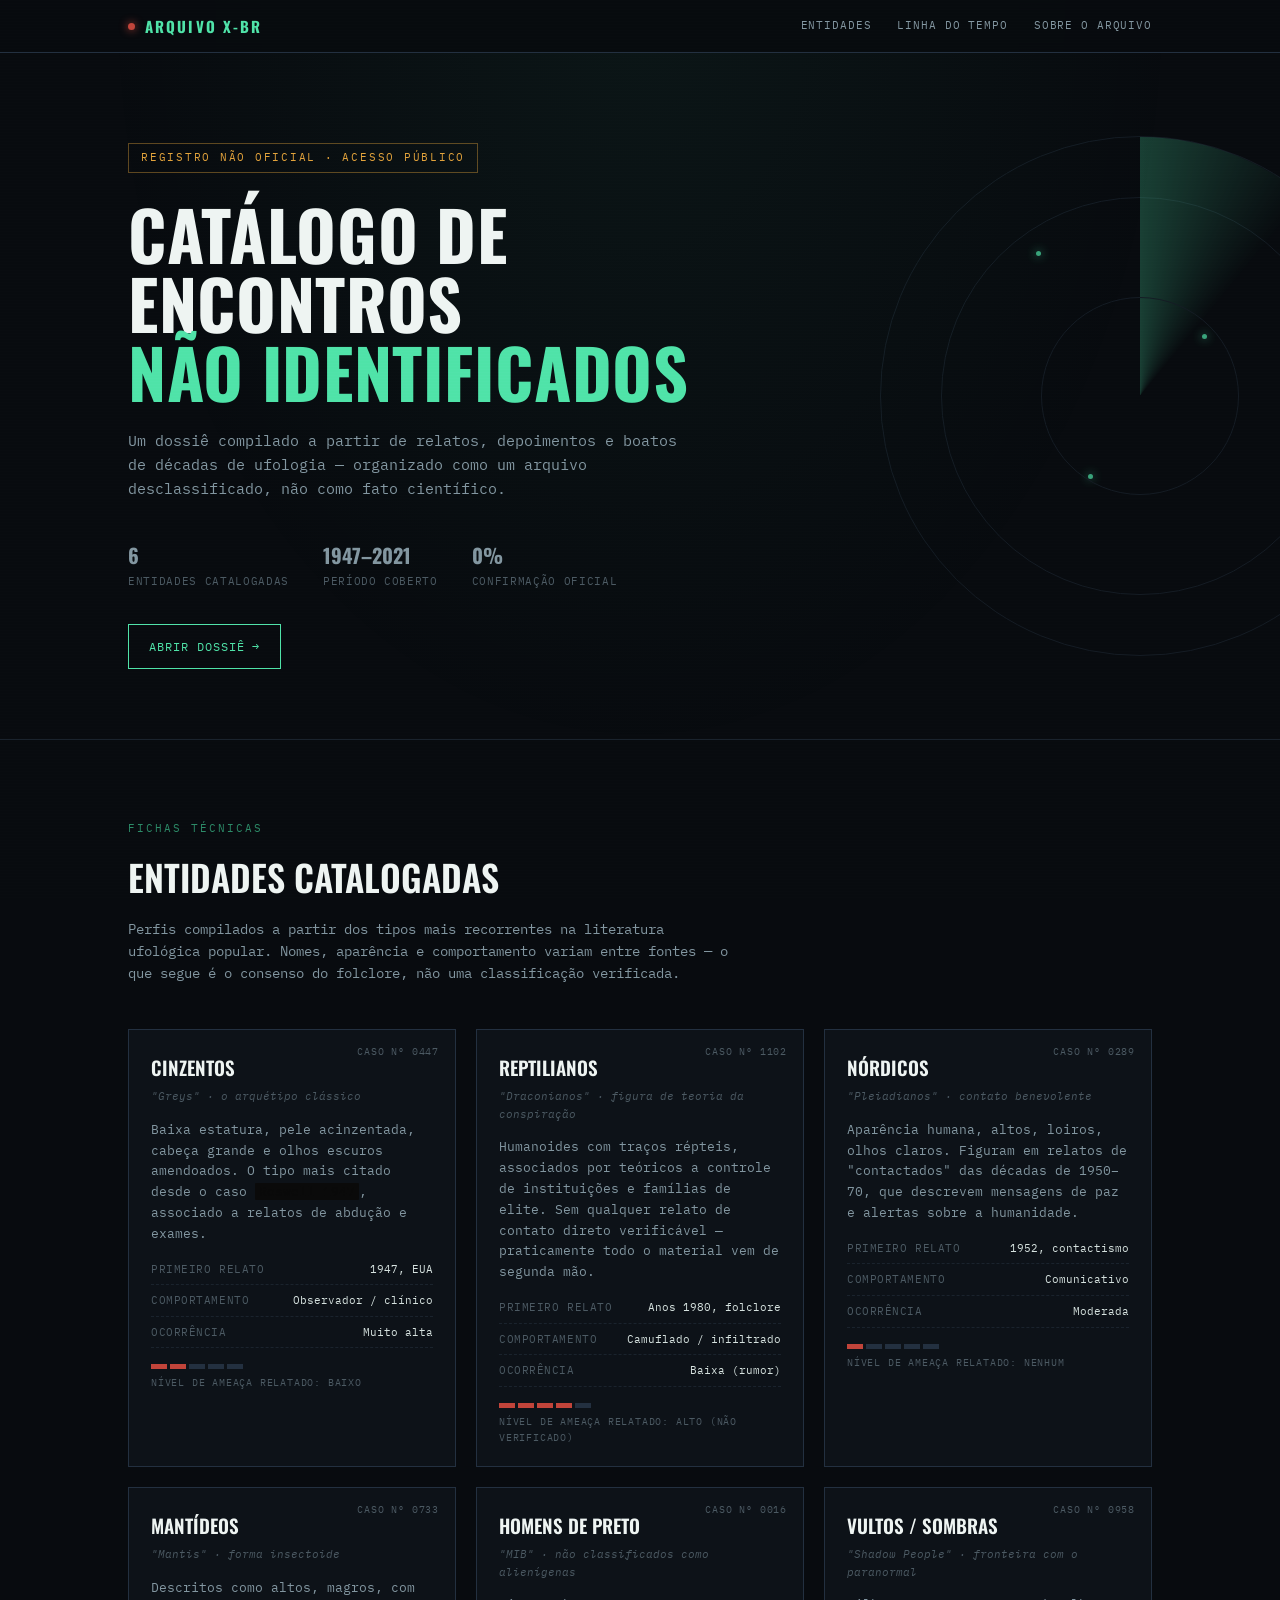
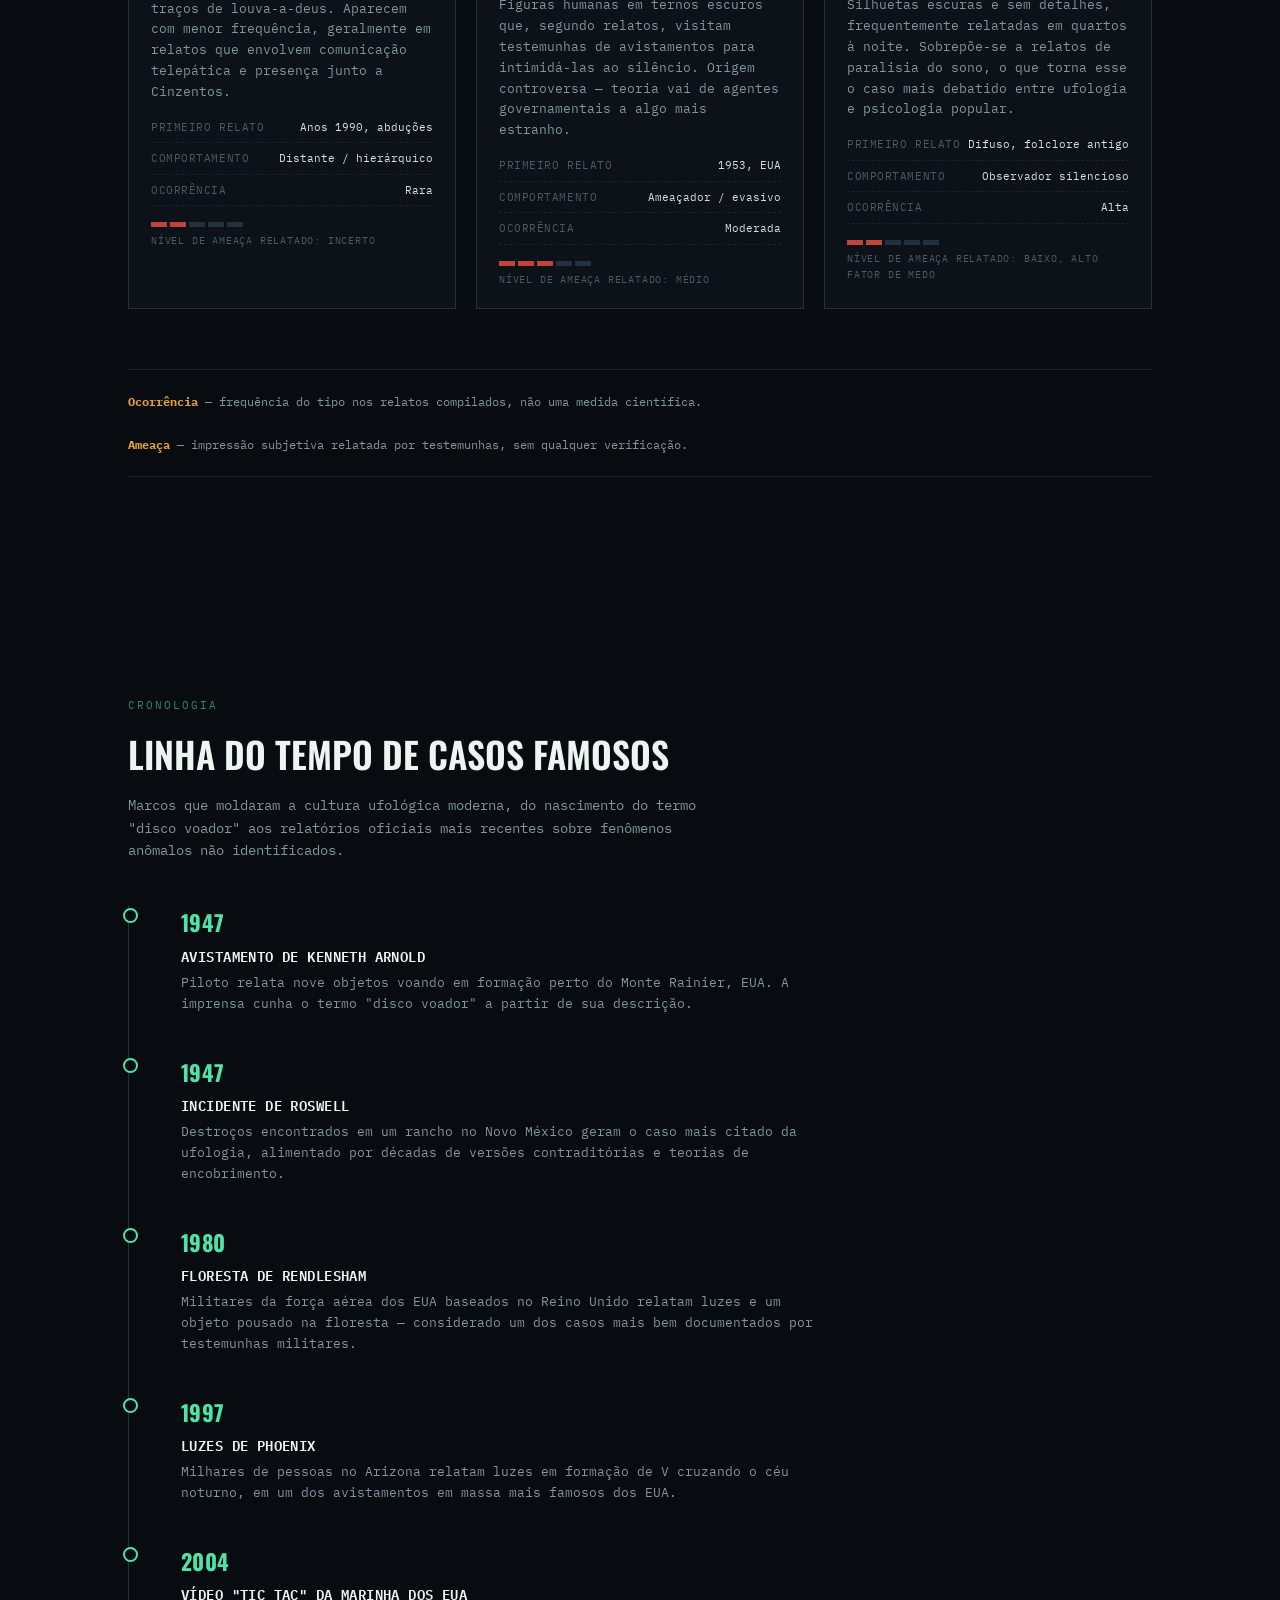
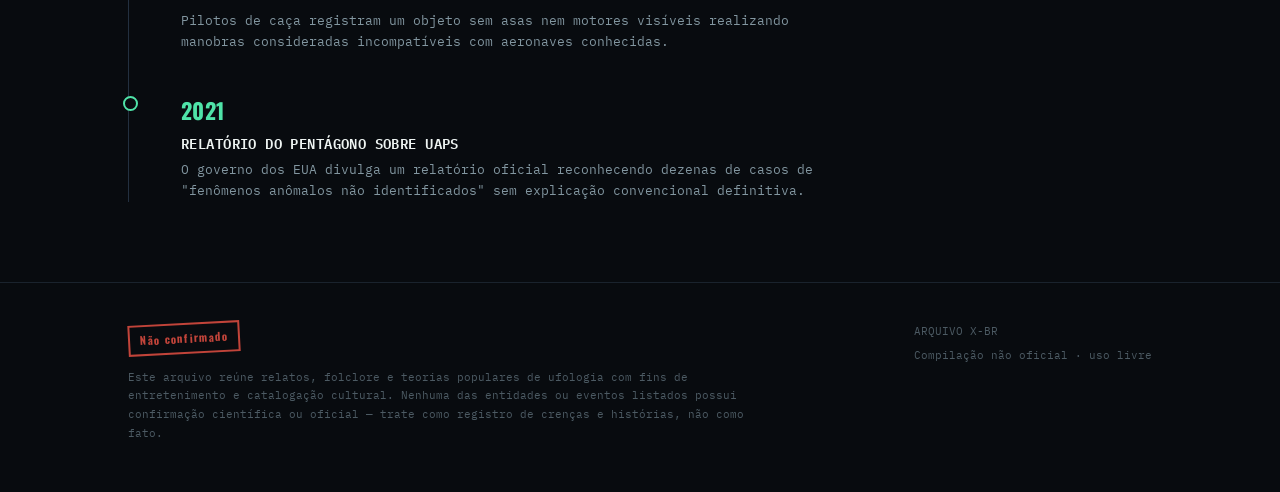
<file: ufologia.html>
<!DOCTYPE html>
<html lang="pt-BR">
<head>
<meta charset="UTF-8">
<meta name="viewport" content="width=device-width, initial-scale=1.0">
<title>ARQUIVO X-BR — Registro Ufológico Não Oficial</title>
<link rel="preconnect" href="https://fonts.googleapis.com">
<link rel="preconnect" href="https://fonts.gstatic.com" crossorigin>
<link href="https://fonts.googleapis.com/css2?family=Oswald:wght@400;500;600;700&family=JetBrains+Mono:wght@400;500;700&family=IBM+Plex+Mono:ital,wght@0,400;0,500;1,400&display=swap" rel="stylesheet">
<style>
  :root{
    --bg-0:#080b0f;
    --bg-1:#0d1218;
    --bg-2:#121820;
    --line:#233040;
    --line-soft:#1a232d;
    --phosphor:#4fe3a8;
    --phosphor-dim:#2c8a67;
    --amber:#e2a23b;
    --redact:#0a0a0a;
    --stamp:#c1443a;
    --text:#d6e2df;
    --text-dim:#8296a0;
    --text-faint:#4c5a63;
  }
  *{box-sizing:border-box; margin:0; padding:0;}
  html{scroll-behavior:smooth;}
  body{
    background:var(--bg-0);
    color:var(--text);
    font-family:'IBM Plex Mono', monospace;
    line-height:1.6;
    overflow-x:hidden;
  }
  ::selection{background:var(--phosphor); color:#04120b;}

  /* scanline + noise overlay */
  body::before{
    content:"";
    position:fixed; inset:0;
    background:repeating-linear-gradient(
      to bottom,
      rgba(255,255,255,0.018) 0px,
      rgba(255,255,255,0.018) 1px,
      transparent 1px,
      transparent 3px
    );
    pointer-events:none;
    z-index:9999;
    mix-blend-mode:overlay;
  }
  body::after{
    content:"";
    position:fixed; inset:0;
    background:radial-gradient(ellipse at 50% 0%, rgba(79,227,168,0.05), transparent 60%);
    pointer-events:none;
    z-index:1;
  }

  .wrap{max-width:1080px; margin:0 auto; padding:0 28px; position:relative; z-index:2;}

  /* ---------- TOP BAR ---------- */
  header.topbar{
    position:sticky; top:0; z-index:100;
    background:rgba(8,11,15,0.92);
    backdrop-filter:blur(6px);
    border-bottom:1px solid var(--line);
  }
  .topbar-inner{
    max-width:1080px; margin:0 auto; padding:14px 28px;
    display:flex; align-items:center; justify-content:space-between;
  }
  .brand{
    font-family:'Oswald', sans-serif;
    font-weight:700;
    letter-spacing:0.14em;
    font-size:15px;
    color:var(--phosphor);
    display:flex; align-items:center; gap:10px;
  }
  .brand .dot{
    width:7px; height:7px; border-radius:50%;
    background:var(--stamp);
    box-shadow:0 0 8px var(--stamp);
    animation:blink 2.4s infinite;
  }
  @keyframes blink{0%,100%{opacity:1;}50%{opacity:0.25;}}
  nav.toplinks{display:flex; gap:26px; font-size:11px; letter-spacing:0.08em; color:var(--text-dim);}
  nav.toplinks a{color:var(--text-dim); text-decoration:none; text-transform:uppercase;}
  nav.toplinks a:hover{color:var(--phosphor);}
  @media (max-width:720px){nav.toplinks{display:none;}}

  /* ---------- HERO ---------- */
  .hero{
    position:relative;
    padding:90px 0 70px;
    border-bottom:1px solid var(--line-soft);
    overflow:hidden;
  }
  .radar{
    position:absolute;
    top:50%; right:-120px; transform:translateY(-50%);
    width:520px; height:520px;
    border-radius:50%;
    border:1px solid var(--line-soft);
    opacity:0.7;
  }
  .radar::before, .radar::after{
    content:""; position:absolute; inset:60px;
    border-radius:50%; border:1px solid var(--line-soft);
  }
  .radar::after{inset:160px;}
  .radar-sweep{
    position:absolute; inset:0;
    border-radius:50%;
    background:conic-gradient(from 0deg, rgba(79,227,168,0.35), transparent 40deg);
    animation:spin 5s linear infinite;
  }
  @keyframes spin{to{transform:rotate(360deg);}}
  .blip{
    position:absolute; width:5px; height:5px; border-radius:50%;
    background:var(--phosphor); box-shadow:0 0 10px var(--phosphor);
    animation:fade 3.2s infinite;
  }
  @keyframes fade{0%,100%{opacity:0;}15%,60%{opacity:1;}}
  @media (max-width:900px){.radar{display:none;}}

  .eyebrow{
    display:inline-flex; align-items:center; gap:8px;
    font-size:11px; letter-spacing:0.16em; text-transform:uppercase;
    color:var(--amber); border:1px solid var(--amber); border-color:rgba(226,162,59,0.4);
    padding:5px 12px; margin-bottom:26px;
  }
  h1.title{
    font-family:'Oswald', sans-serif;
    font-weight:700;
    font-size:clamp(38px, 6vw, 68px);
    line-height:1.02;
    text-transform:uppercase;
    letter-spacing:0.01em;
    color:#eef4f2;
    max-width:780px;
  }
  h1.title span{color:var(--phosphor);}
  .hero p.sub{
    margin-top:22px;
    max-width:560px;
    color:var(--text-dim);
    font-size:15px;
    font-family:'IBM Plex Mono', monospace;
  }
  .hero-meta{
    margin-top:38px;
    display:flex; gap:34px; flex-wrap:wrap;
    font-size:11px; color:var(--text-faint); letter-spacing:0.06em; text-transform:uppercase;
  }
  .hero-meta b{color:var(--text-dim); display:block; font-size:20px; font-family:'Oswald',sans-serif; letter-spacing:0; text-transform:none; margin-bottom:2px;}

  /* ---------- SECTION LABELS ---------- */
  .section{padding:80px 0;}
  .section-head{margin-bottom:44px;}
  .section-tag{
    font-size:11px; letter-spacing:0.18em; text-transform:uppercase;
    color:var(--phosphor-dim); margin-bottom:10px; display:block;
  }
  h2.section-title{
    font-family:'Oswald', sans-serif; font-weight:600;
    font-size:clamp(26px,3.4vw,36px);
    text-transform:uppercase;
    color:#eef4f2;
  }
  .section-desc{color:var(--text-dim); max-width:600px; margin-top:12px; font-size:14px;}

  /* ---------- ENTITY GRID ---------- */
  .entities{
    display:grid;
    grid-template-columns:repeat(auto-fit, minmax(300px, 1fr));
    gap:20px;
  }
  .card{
    background:var(--bg-1);
    border:1px solid var(--line);
    position:relative;
    padding:22px 22px 20px;
    transition:border-color 0.25s ease, transform 0.25s ease;
  }
  .card:hover{border-color:var(--phosphor-dim); transform:translateY(-3px);}
  .card::before{
    content:"CASO Nº " attr(data-case);
    position:absolute; top:14px; right:16px;
    font-size:10px; color:var(--text-faint); letter-spacing:0.08em;
  }
  .card-head{display:flex; align-items:baseline; gap:10px; margin-bottom:6px;}
  .card h3{
    font-family:'Oswald', sans-serif; font-weight:600;
    font-size:19px; text-transform:uppercase; color:#eef4f2;
  }
  .card .also{font-size:11px; color:var(--text-faint); margin-bottom:14px; font-style:italic;}
  .card p.desc{font-size:13px; color:var(--text-dim); margin-bottom:16px;}
  .card .stats{display:flex; flex-direction:column; gap:7px; margin-bottom:16px;}
  .stat-row{display:flex; justify-content:space-between; font-size:11px; border-bottom:1px dashed var(--line-soft); padding-bottom:6px;}
  .stat-row span:first-child{color:var(--text-faint); text-transform:uppercase; letter-spacing:0.05em;}
  .stat-row span:last-child{color:var(--text);}
  .threat{display:flex; gap:3px; margin-top:16px;}
  .threat i{width:16px; height:5px; background:var(--line);}
  .threat i.on{background:var(--stamp);}
  .threat-label{font-size:10px; color:var(--text-faint); text-transform:uppercase; letter-spacing:0.08em; margin-top:6px;}
  .redacted{
    background:var(--redact); color:var(--redact);
    padding:0 4px; border-radius:1px; user-select:none;
  }

  /* ---------- TIMELINE ---------- */
  .timeline{position:relative; padding-left:26px; border-left:1px solid var(--line);}
  .tl-item{position:relative; padding:0 0 40px 26px;}
  .tl-item:last-child{padding-bottom:0;}
  .tl-item::before{
    content:""; position:absolute; left:-32px; top:3px;
    width:11px; height:11px; border-radius:50%;
    background:var(--bg-0); border:2px solid var(--phosphor);
  }
  .tl-year{
    font-family:'Oswald',sans-serif; font-weight:700; font-size:22px;
    color:var(--phosphor); letter-spacing:0.02em;
  }
  .tl-title{font-size:14px; font-weight:600; color:#eef4f2; margin:4px 0 6px; text-transform:uppercase; letter-spacing:0.03em;}
  .tl-desc{font-size:13px; color:var(--text-dim); max-width:640px;}

  /* ---------- CREDIBILITY LEGEND ---------- */
  .legend{
    display:flex; gap:24px; flex-wrap:wrap;
    border-top:1px solid var(--line-soft); border-bottom:1px solid var(--line-soft);
    padding:22px 0; margin:60px 0; font-size:12px; color:var(--text-dim);
  }
  .legend b{color:var(--amber);}

  /* ---------- FOOTER ---------- */
  footer{
    border-top:1px solid var(--line-soft);
    padding:40px 0 50px;
    font-size:11px; color:var(--text-faint);
  }
  footer .foot-inner{display:flex; justify-content:space-between; flex-wrap:wrap; gap:16px;}
  footer .disclaimer{max-width:640px; line-height:1.7;}
  .stamp-mark{
    display:inline-block; border:2px solid var(--stamp); color:var(--stamp);
    font-family:'Oswald',sans-serif; font-weight:700; letter-spacing:0.12em;
    padding:4px 10px; font-size:11px; transform:rotate(-3deg);
  }

  a.cta{
    display:inline-flex; align-items:center; gap:8px;
    margin-top:34px;
    border:1px solid var(--phosphor); color:var(--phosphor);
    padding:12px 20px; font-size:12px; letter-spacing:0.08em; text-transform:uppercase;
    text-decoration:none; font-family:'IBM Plex Mono',monospace;
    transition:background 0.2s ease, color 0.2s ease;
  }
  a.cta:hover{background:var(--phosphor); color:#04120b;}
</style>
</head>
<body>

<header class="topbar">
  <div class="topbar-inner">
    <div class="brand"><span class="dot"></span>ARQUIVO X-BR</div>
    <nav class="toplinks">
      <a href="#entidades">Entidades</a>
      <a href="#linha-do-tempo">Linha do tempo</a>
      <a href="#sobre">Sobre o arquivo</a>
    </nav>
  </div>
</header>

<section class="hero">
  <div class="radar">
    <div class="radar-sweep"></div>
    <div class="blip" style="top:38%; left:62%; animation-delay:0.3s;"></div>
    <div class="blip" style="top:65%; left:40%; animation-delay:1.8s;"></div>
    <div class="blip" style="top:22%; left:30%; animation-delay:2.6s;"></div>
  </div>
  <div class="wrap">
    <div class="eyebrow">Registro não oficial · acesso público</div>
    <h1 class="title">Catálogo de<br>encontros <span>não&nbsp;identificados</span></h1>
    <p class="sub">Um dossiê compilado a partir de relatos, depoimentos e boatos de décadas de ufologia — organizado como um arquivo desclassificado, não como fato científico.</p>
    <div class="hero-meta">
      <div><b>6</b>Entidades catalogadas</div>
      <div><b>1947–2021</b>Período coberto</div>
      <div><b>0%</b>Confirmação oficial</div>
    </div>
    <a href="#entidades" class="cta">Abrir dossiê →</a>
  </div>
</section>

<section class="section" id="entidades">
  <div class="wrap">
    <div class="section-head">
      <span class="section-tag">Fichas técnicas</span>
      <h2 class="section-title">Entidades catalogadas</h2>
      <p class="section-desc">Perfis compilados a partir dos tipos mais recorrentes na literatura ufológica popular. Nomes, aparência e comportamento variam entre fontes — o que segue é o consenso do folclore, não uma classificação verificada.</p>
    </div>

    <div class="entities">

      <div class="card" data-case="0447">
        <div class="card-head"><h3>Cinzentos</h3></div>
        <div class="also">"Greys" · o arquétipo clássico</div>
        <p class="desc">Baixa estatura, pele acinzentada, cabeça grande e olhos escuros amendoados. O tipo mais citado desde o caso <span class="redacted">Roswell 1947</span>, associado a relatos de abdução e exames.</p>
        <div class="stats">
          <div class="stat-row"><span>Primeiro relato</span><span>1947, EUA</span></div>
          <div class="stat-row"><span>Comportamento</span><span>Observador / clínico</span></div>
          <div class="stat-row"><span>Ocorrência</span><span>Muito alta</span></div>
        </div>
        <div class="threat"><i class="on"></i><i class="on"></i><i></i><i></i><i></i></div>
        <div class="threat-label">Nível de ameaça relatado: baixo</div>
      </div>

      <div class="card" data-case="1102">
        <div class="card-head"><h3>Reptilianos</h3></div>
        <div class="also">"Draconianos" · figura de teoria da conspiração</div>
        <p class="desc">Humanoides com traços répteis, associados por teóricos a controle de instituições e famílias de elite. Sem qualquer relato de contato direto verificável — praticamente todo o material vem de segunda mão.</p>
        <div class="stats">
          <div class="stat-row"><span>Primeiro relato</span><span>Anos 1980, folclore</span></div>
          <div class="stat-row"><span>Comportamento</span><span>Camuflado / infiltrado</span></div>
          <div class="stat-row"><span>Ocorrência</span><span>Baixa (rumor)</span></div>
        </div>
        <div class="threat"><i class="on"></i><i class="on"></i><i class="on"></i><i class="on"></i><i></i></div>
        <div class="threat-label">Nível de ameaça relatado: alto (não verificado)</div>
      </div>

      <div class="card" data-case="0289">
        <div class="card-head"><h3>Nórdicos</h3></div>
        <div class="also">"Pleiadianos" · contato benevolente</div>
        <p class="desc">Aparência humana, altos, loiros, olhos claros. Figuram em relatos de "contactados" das décadas de 1950–70, que descrevem mensagens de paz e alertas sobre a humanidade.</p>
        <div class="stats">
          <div class="stat-row"><span>Primeiro relato</span><span>1952, contactismo</span></div>
          <div class="stat-row"><span>Comportamento</span><span>Comunicativo</span></div>
          <div class="stat-row"><span>Ocorrência</span><span>Moderada</span></div>
        </div>
        <div class="threat"><i class="on"></i><i></i><i></i><i></i><i></i></div>
        <div class="threat-label">Nível de ameaça relatado: nenhum</div>
      </div>

      <div class="card" data-case="0733">
        <div class="card-head"><h3>Mantídeos</h3></div>
        <div class="also">"Mantis" · forma insectoide</div>
        <p class="desc">Descritos como altos, magros, com traços de louva-a-deus. Aparecem com menor frequência, geralmente em relatos que envolvem comunicação telepática e presença junto a Cinzentos.</p>
        <div class="stats">
          <div class="stat-row"><span>Primeiro relato</span><span>Anos 1990, abduções</span></div>
          <div class="stat-row"><span>Comportamento</span><span>Distante / hierárquico</span></div>
          <div class="stat-row"><span>Ocorrência</span><span>Rara</span></div>
        </div>
        <div class="threat"><i class="on"></i><i class="on"></i><i></i><i></i><i></i></div>
        <div class="threat-label">Nível de ameaça relatado: incerto</div>
      </div>

      <div class="card" data-case="0016">
        <div class="card-head"><h3>Homens de Preto</h3></div>
        <div class="also">"MIB" · não classificados como alienígenas</div>
        <p class="desc">Figuras humanas em ternos escuros que, segundo relatos, visitam testemunhas de avistamentos para intimidá-las ao silêncio. Origem controversa — teoria vai de agentes governamentais a algo mais estranho.</p>
        <div class="stats">
          <div class="stat-row"><span>Primeiro relato</span><span>1953, EUA</span></div>
          <div class="stat-row"><span>Comportamento</span><span>Ameaçador / evasivo</span></div>
          <div class="stat-row"><span>Ocorrência</span><span>Moderada</span></div>
        </div>
        <div class="threat"><i class="on"></i><i class="on"></i><i class="on"></i><i></i><i></i></div>
        <div class="threat-label">Nível de ameaça relatado: médio</div>
      </div>

      <div class="card" data-case="0958">
        <div class="card-head"><h3>Vultos / Sombras</h3></div>
        <div class="also">"Shadow People" · fronteira com o paranormal</div>
        <p class="desc">Silhuetas escuras e sem detalhes, frequentemente relatadas em quartos à noite. Sobrepõe-se a relatos de paralisia do sono, o que torna esse o caso mais debatido entre ufologia e psicologia popular.</p>
        <div class="stats">
          <div class="stat-row"><span>Primeiro relato</span><span>Difuso, folclore antigo</span></div>
          <div class="stat-row"><span>Comportamento</span><span>Observador silencioso</span></div>
          <div class="stat-row"><span>Ocorrência</span><span>Alta</span></div>
        </div>
        <div class="threat"><i class="on"></i><i class="on"></i><i></i><i></i><i></i></div>
        <div class="threat-label">Nível de ameaça relatado: baixo, alto fator de medo</div>
      </div>

    </div>

    <div class="legend">
      <div><b>Ocorrência</b> — frequência do tipo nos relatos compilados, não uma medida científica.</div>
      <div><b>Ameaça</b> — impressão subjetiva relatada por testemunhas, sem qualquer verificação.</div>
    </div>
  </div>
</section>

<section class="section" id="linha-do-tempo">
  <div class="wrap">
    <div class="section-head">
      <span class="section-tag">Cronologia</span>
      <h2 class="section-title">Linha do tempo de casos famosos</h2>
      <p class="section-desc">Marcos que moldaram a cultura ufológica moderna, do nascimento do termo "disco voador" aos relatórios oficiais mais recentes sobre fenômenos anômalos não identificados.</p>
    </div>

    <div class="timeline">
      <div class="tl-item">
        <div class="tl-year">1947</div>
        <div class="tl-title">Avistamento de Kenneth Arnold</div>
        <div class="tl-desc">Piloto relata nove objetos voando em formação perto do Monte Rainier, EUA. A imprensa cunha o termo "disco voador" a partir de sua descrição.</div>
      </div>
      <div class="tl-item">
        <div class="tl-year">1947</div>
        <div class="tl-title">Incidente de Roswell</div>
        <div class="tl-desc">Destroços encontrados em um rancho no Novo México geram o caso mais citado da ufologia, alimentado por décadas de versões contraditórias e teorias de encobrimento.</div>
      </div>
      <div class="tl-item">
        <div class="tl-year">1980</div>
        <div class="tl-title">Floresta de Rendlesham</div>
        <div class="tl-desc">Militares da força aérea dos EUA baseados no Reino Unido relatam luzes e um objeto pousado na floresta — considerado um dos casos mais bem documentados por testemunhas militares.</div>
      </div>
      <div class="tl-item">
        <div class="tl-year">1997</div>
        <div class="tl-title">Luzes de Phoenix</div>
        <div class="tl-desc">Milhares de pessoas no Arizona relatam luzes em formação de V cruzando o céu noturno, em um dos avistamentos em massa mais famosos dos EUA.</div>
      </div>
      <div class="tl-item">
        <div class="tl-year">2004</div>
        <div class="tl-title">Vídeo "Tic Tac" da Marinha dos EUA</div>
        <div class="tl-desc">Pilotos de caça registram um objeto sem asas nem motores visíveis realizando manobras consideradas incompatíveis com aeronaves conhecidas.</div>
      </div>
      <div class="tl-item">
        <div class="tl-year">2021</div>
        <div class="tl-title">Relatório do Pentágono sobre UAPs</div>
        <div class="tl-desc">O governo dos EUA divulga um relatório oficial reconhecendo dezenas de casos de "fenômenos anômalos não identificados" sem explicação convencional definitiva.</div>
      </div>
    </div>
  </div>
</section>

<footer id="sobre">
  <div class="wrap foot-inner">
    <div class="disclaimer">
      <span class="stamp-mark">Não confirmado</span>
      <p style="margin-top:14px;">Este arquivo reúne relatos, folclore e teorias populares de ufologia com fins de entretenimento e catalogação cultural. Nenhuma das entidades ou eventos listados possui confirmação científica ou oficial — trate como registro de crenças e histórias, não como fato.</p>
    </div>
    <div>
      <div>ARQUIVO X-BR</div>
      <div style="margin-top:6px;">Compilação não oficial · uso livre</div>
    </div>
  </div>
</footer>

</body>
</html>
</file>
